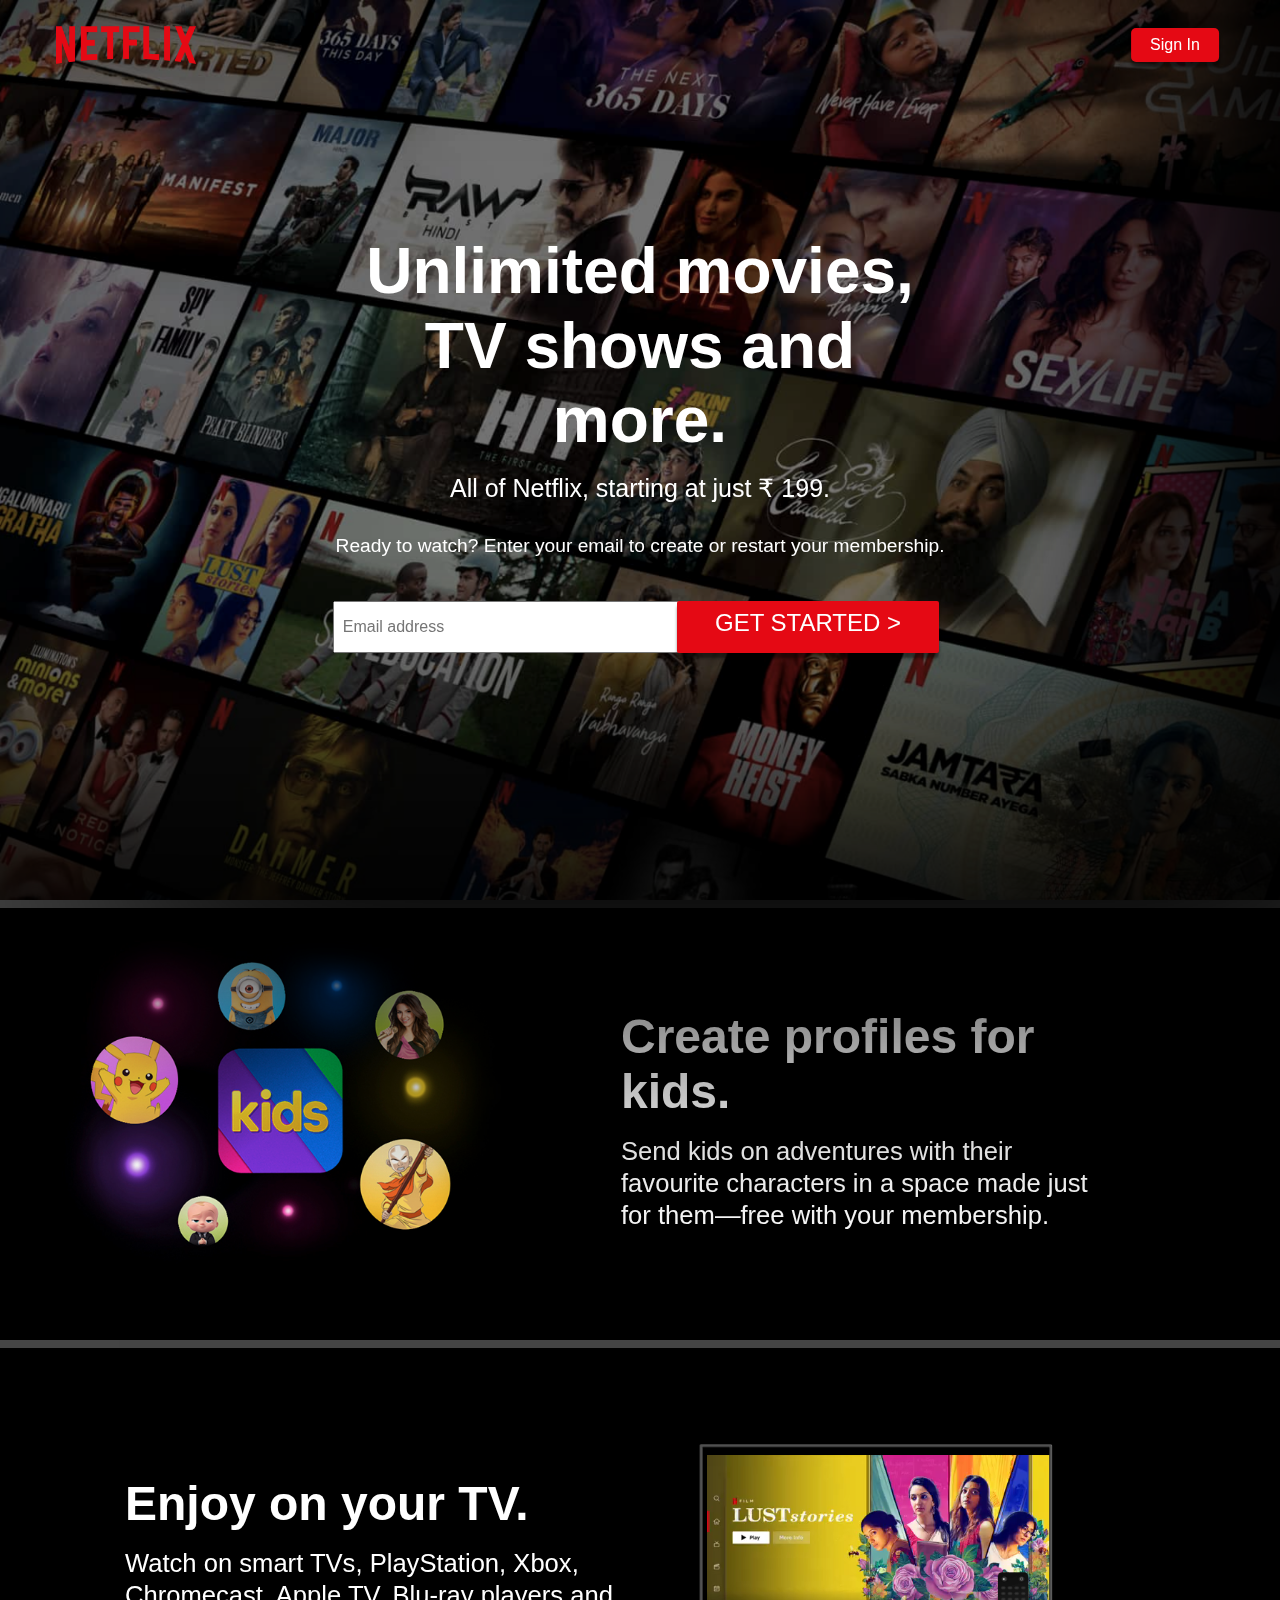
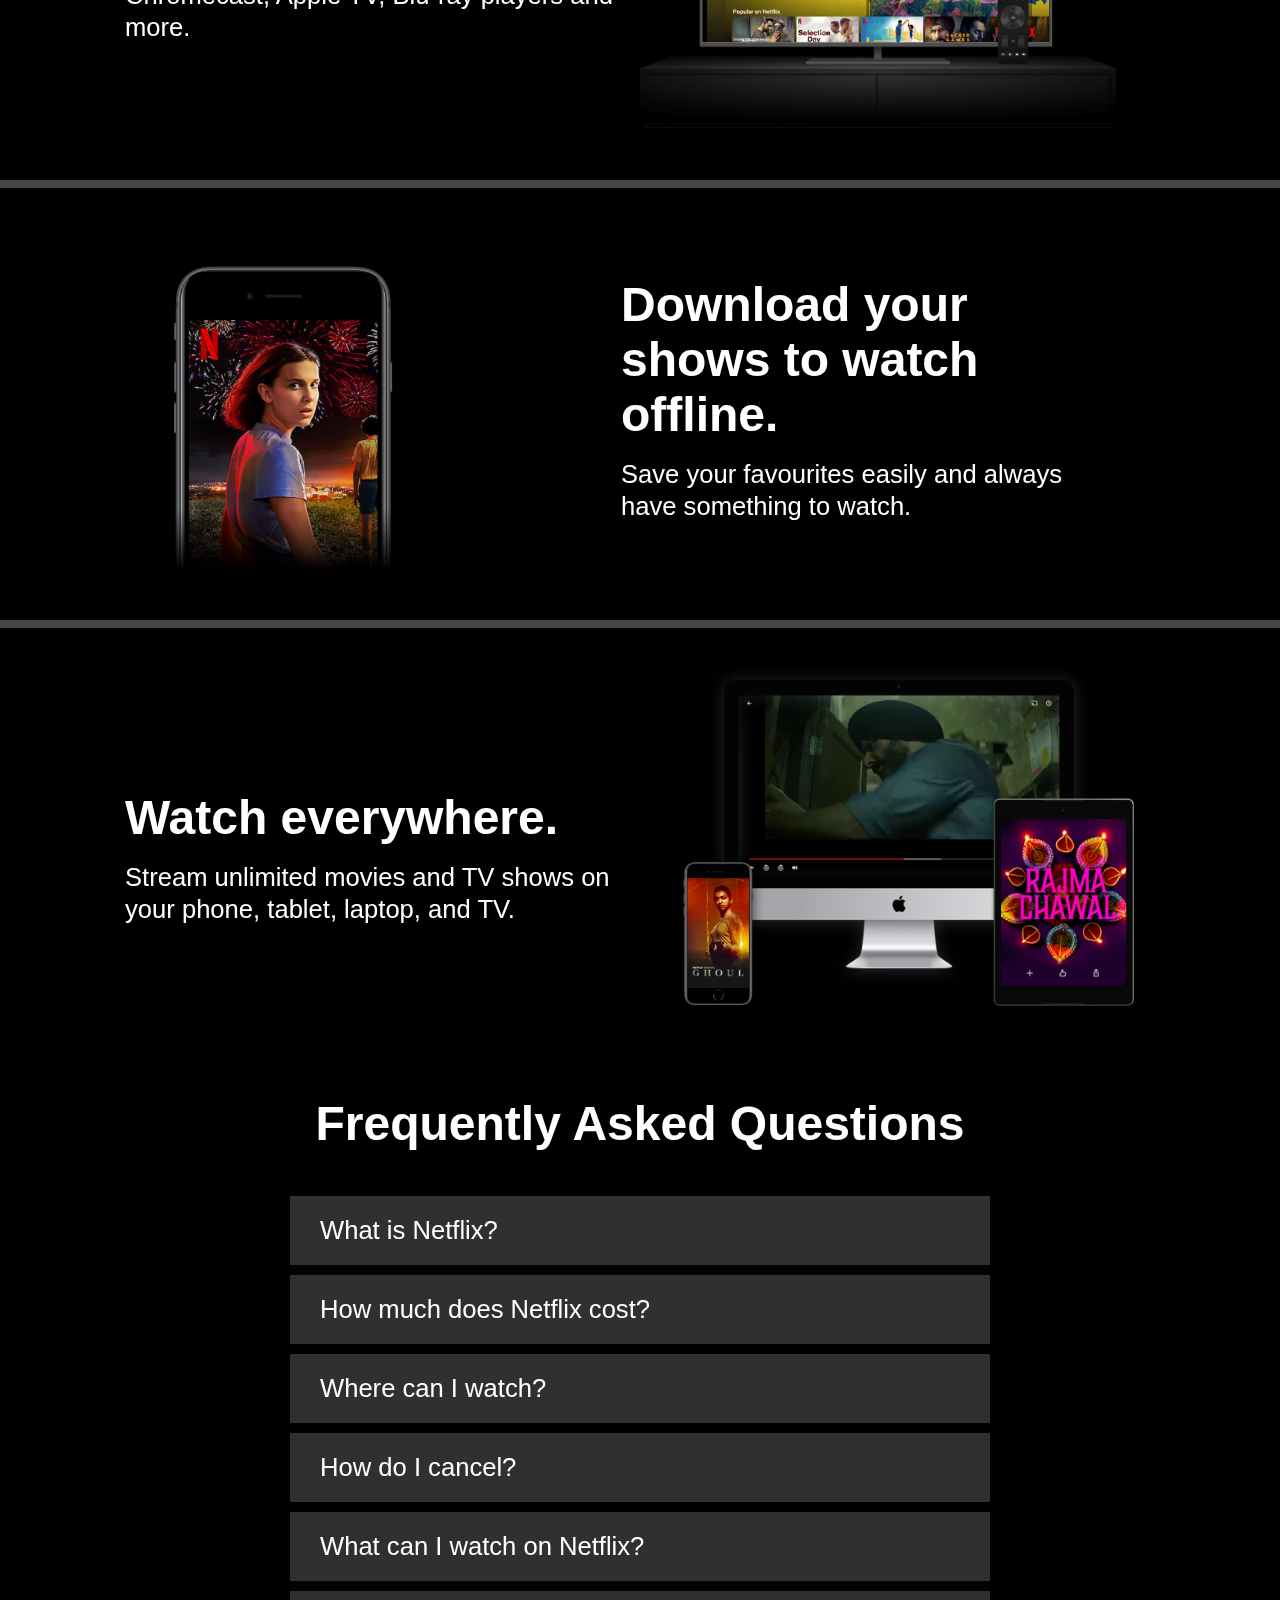
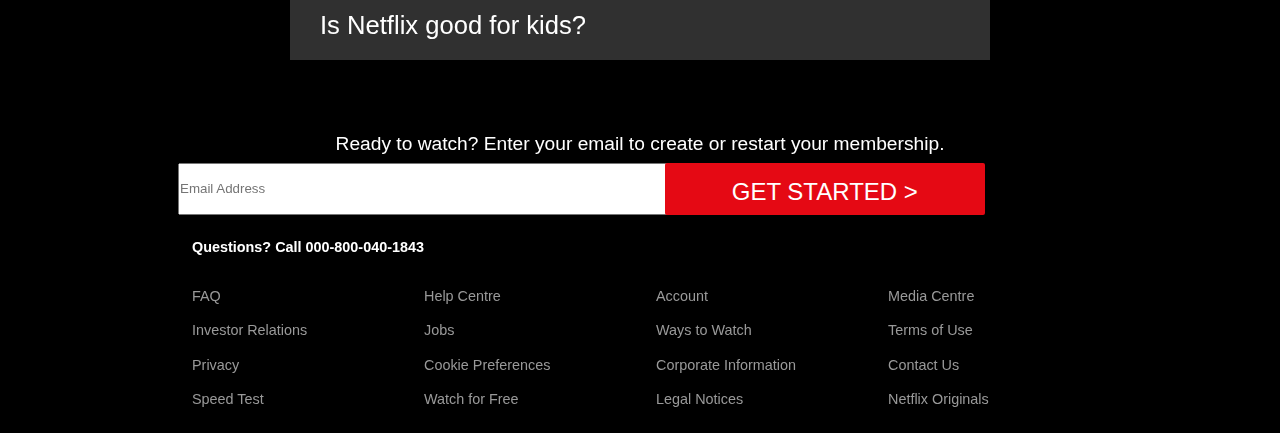
<file: neflix clone/index.html>
<!DOCTYPE html>
<html lang="en">
  <head>
    <meta charset="UTF-8" />
    <meta name="viewport" content="width=device-width, initial-scale=1.0" />
    <link rel="stylesheet" href="./css1.css" />
    <title>Netflix</title>
  </head>
  <body>
    <header class="showcase">
      <div class="showcase-top">
        <img src="./images/neflix name.png" alt="Netflix Logo" />
        <a href="#" class="btn btn-signin">Sign In</a>
      </div>
      <div class="showcase-content">
        <h1>Unlimited movies, TV shows and more.</h1>
        <h3>All of Netflix, starting at just ₹ 199.</h3>
        <p>
          Ready to watch? Enter your email to create or restart your membership.
        </p>
        <input
          type="email"
          name="email"
          id="mail"
          placeholder="Email address"
        />
        <a href="#" class="btn btn-email">GET STARTED ></a>
      </div>
    </header>

    <section class="styleSlides">
      <div class="slide1">
        <img src="./images/kids.jpg" alt="Netflix Mobile" />
        <div class="card1">
          <h1>Create profiles for kids.</h1>
          <h3>
            Send kids on adventures with their favourite characters in a space
            made just for them—free with your membership.
          </h3>
        </div>
      </div>
      <div class="slide2">
        <div class="card2">
          <h1>Enjoy on your TV.</h1>
          <h3>
            Watch on smart TVs, PlayStation, Xbox, Chromecast, Apple TV, Blu-ray
            players and more.
          </h3>
        </div>
        <img src="./images/tv.png" alt="Netflix TV" />
        <video
          class="./video/1.m4v"
          autoplay=""
          playsinline=""
          muted=""
          loop=""
        >
          <source src="./video/1.m4v" type="video/mp4" />
        </video>
      </div>
      <div class="slide3">
        <img src="./images/neflix mobile.jpg" alt="Netflix Mobile" />
        <div class="card3">
          <h1>Download your shows to watch offline.</h1>
          <h3>
            Save your favourites easily and always have something to watch.
          </h3>
        </div>
      </div>
      <div class="slide4">
        <div class="card4">
          <h1>Watch everywhere.</h1>
          <h3>
            Stream unlimited movies and TV shows on your phone, tablet, laptop,
            and TV.
          </h3>
        </div>
        <img src="./images/tv2.png" alt="Device-Pile-In" />
        <video
          class="./video/2.m4v"
          autoplay=""
          playsinline=""
          muted=""
          loop=""
        >
          <source src="./video/2.m4v" type="video/mp4" />
        </video>
      </div>
    </section>

    <section class="lastsection">
      <div class="faq">
        <h1>Frequently Asked Questions</h1>
        <ul class="questions">
          <li>What is Netflix?</li>
          <li>How much does Netflix cost?</li>
          <li>Where can I watch?</li>
          <li>How do I cancel?</li>
          <li>What can I watch on Netflix?</li>
          <li>Is Netflix good for kids?</li>
        </ul>
        <p>
          Ready to watch? Enter your email to create or restart your membership.
        </p>
        <div class="input">
          <input type="email" name="email" placeholder="Email Address" />
          <a href="#" class="btn-rounded"><button>GET STARTED ></button></a>
        </div>
      </div>
    </section>

    <footer class="footer">
      <p>Questions? Call 000-800-040-1843</p>
      <div class="footer-cols">
        <ul>
          <li><a href="#">FAQ</a></li>
          <li><a href="#">Investor Relations</a></li>
          <li><a href="#">Privacy</a></li>
          <li><a href="#">Speed Test</a></li>
        </ul>
        <ul>
          <li><a href="#">Help Centre</a></li>
          <li><a href="#">Jobs</a></li>
          <li><a href="#">Cookie Preferences</a></li>
          <li><a href="#">Watch for Free</a></li>
        </ul>
        <ul>
          <li><a href="#">Account</a></li>
          <li><a href="#">Ways to Watch</a></li>
          <li><a href="#">Corporate Information</a></li>
          <li><a href="#">Legal Notices</a></li>
        </ul>
        <ul>
          <li><a href="#">Media Centre</a></li>
          <li><a href="#">Terms of Use</a></li>
          <li><a href="#">Contact Us</a></li>
          <li><a href="#">Netflix Originals</a></li>
        </ul>
      </div>
    </footer>
  </body>
</html>
</file>
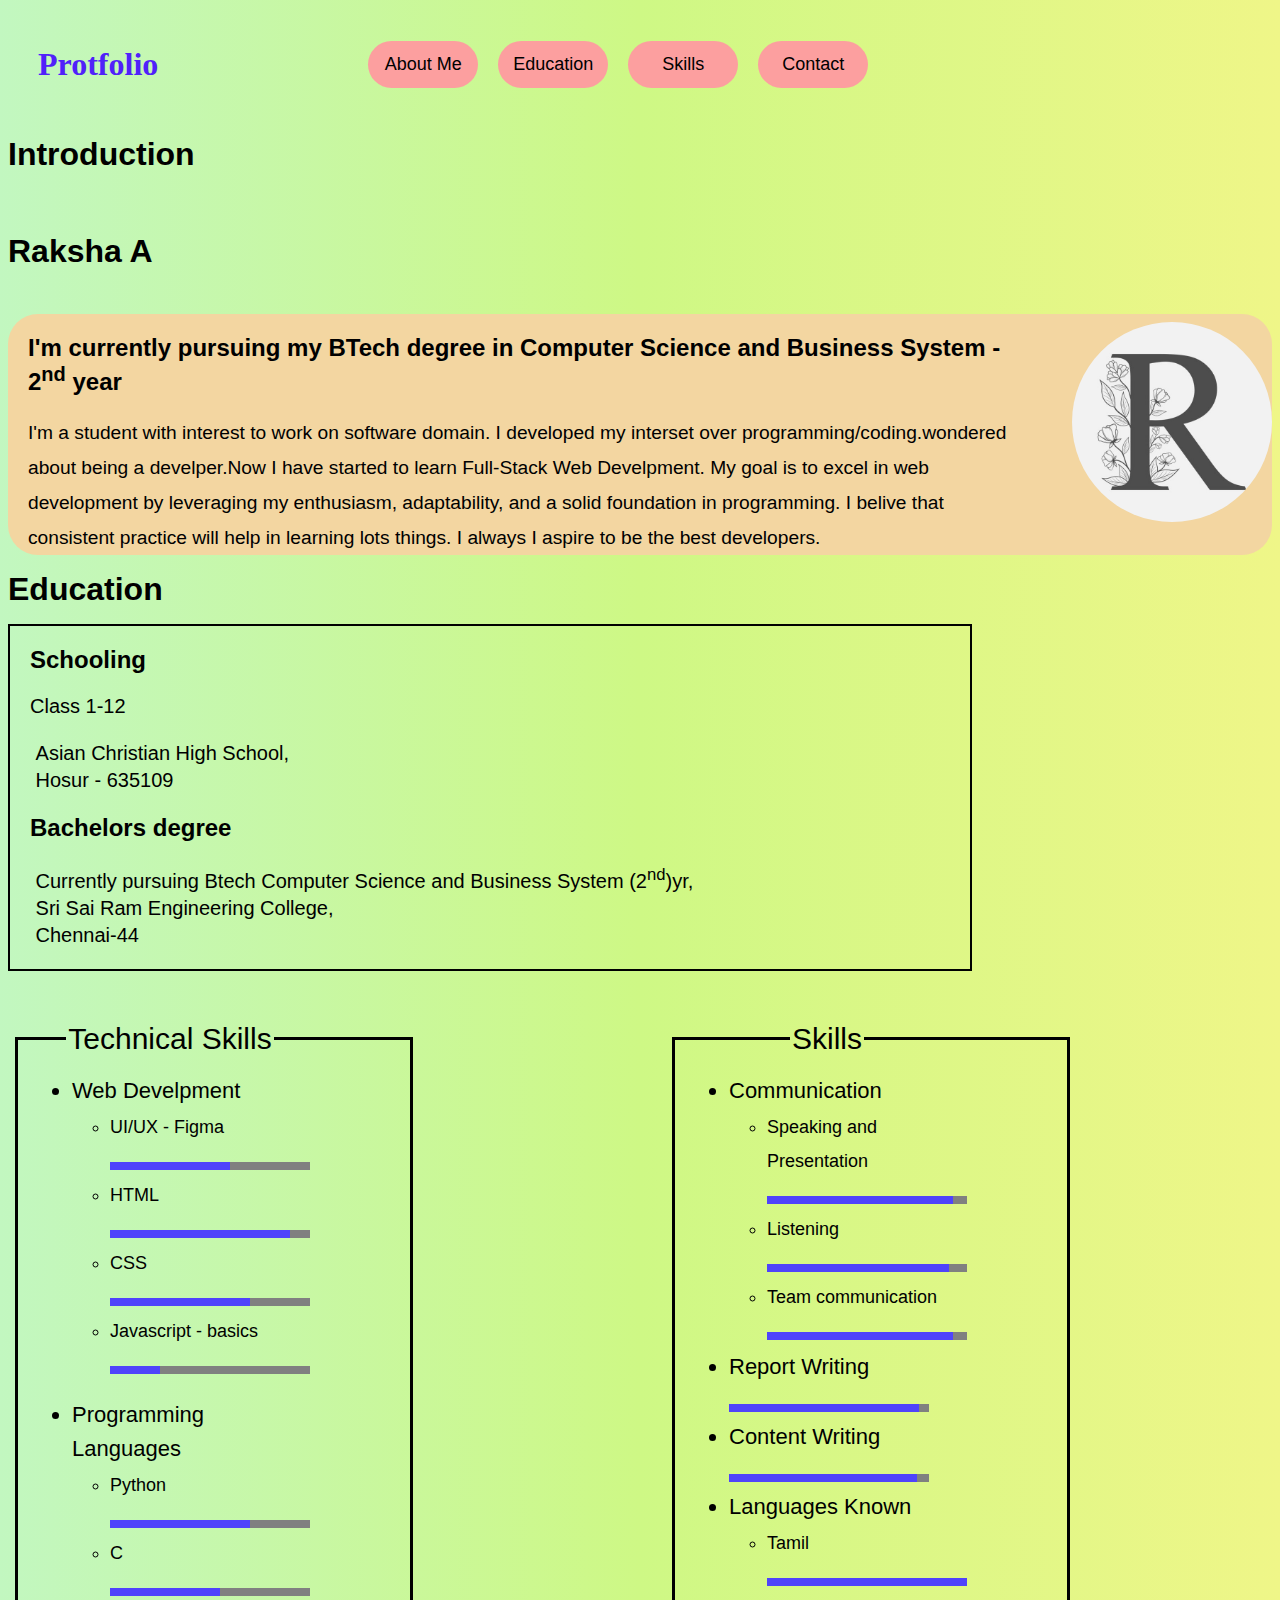
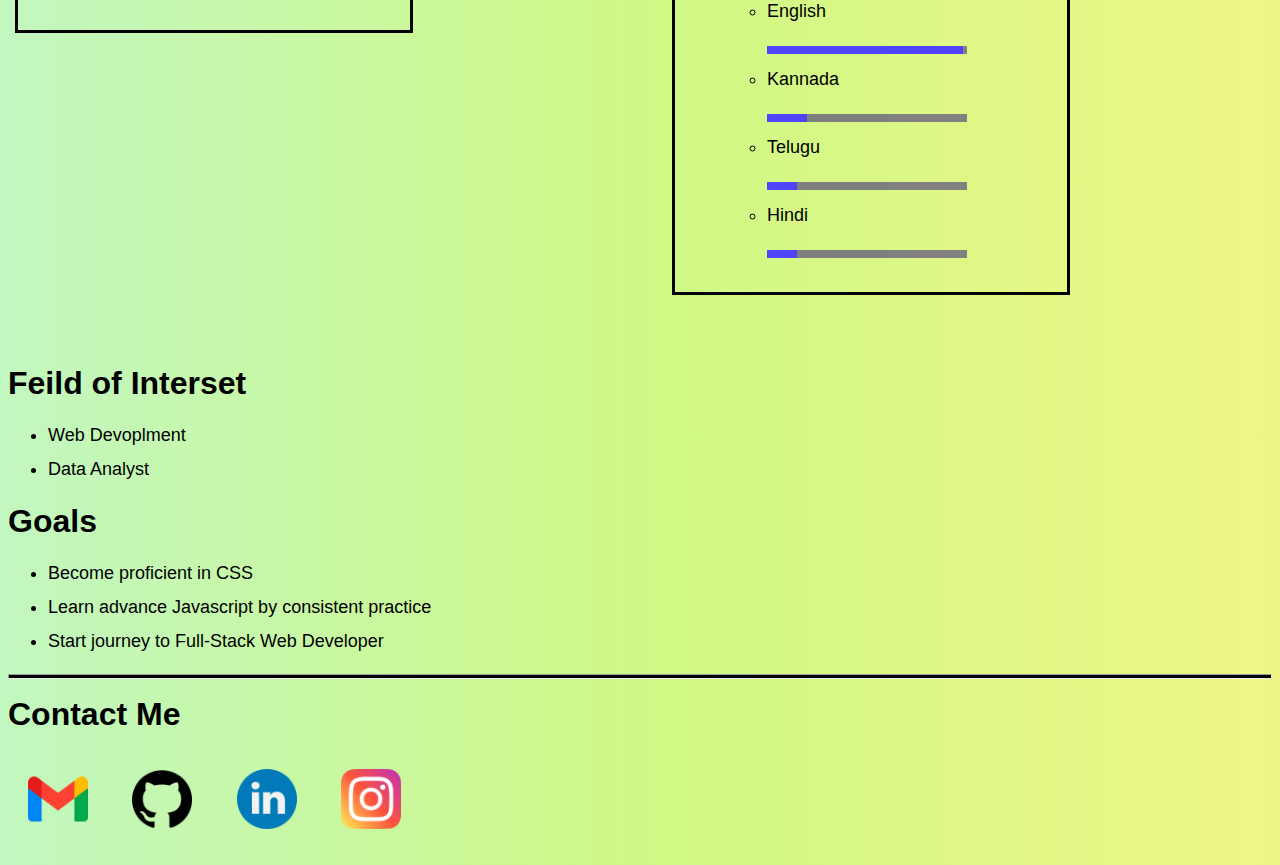
<file: protfolio/pg1.html>
<!DOCTYPE html>
<html lang="en">
<head>
    
    <meta charset="UTF-8">
    <meta name="author" content="raksha">
    <meta name="viewport" content="width=device-width, initial-scale=1">
    <meta name="description" content="My protfolio">

    <title>My protfolio</title>
    <link rel="stylesheet" href="c1.css">
           
 </head>


<nav class="navlink" >
    <h1 style="font-family:cursive;
    font-size:xx-large;margin-right: 200px;
    ;color:rgb(80, 33, 250)">Protfolio</h1>
    <a href="#Info" class="navlinks">About Me</a>
    <a href="#edToNavigate" class="navlinks">Education</a>
    <a href="#skillset" class="navlinks">Skills</a>
    <a href="#contact" class="navlinks">Contact</a>

</nav>

<main>
    <h1>Introduction</h1><br>
    <h1>Raksha A</h1><br>
<section id="Info">
    <div class="textBox">
       <p id="intro"><h2 style="font-size:x-large">
            I'm currently pursuing my BTech degree in 
            Computer Science and Business System - 2<sup>nd</sup> year</h2>

            I'm a student with interest to work on software domain. I developed my 
            interset over programming/coding.wondered about being a develper.Now I have 
            started to learn Full-Stack Web Develpment.
            My goal is to excel in web development 
            by leveraging my enthusiasm, adaptability, and a solid foundation in programming.
            I belive that consistent practice will help in learning lots things. I always 
            
            I aspire to be the best developers.
            </div>
             <img src="profile img.jpg" class="profileImg">
            </p>
</section>

</main>


<body>
    <h1 id="edToNavigate">Education</h1>
<div id="education">
   
    <h2 class="edu sub">Schooling</h2>
    <p class="ist name">Class 1-12 </p>
    <p>&nbsp;Asian Christian High School,<br>&nbsp;Hosur - 635109</p>
    <h2 class="edu sub">Bachelors degree</h2>
        <p class="ist name"> &nbsp;Currently pursuing Btech Computer Science and Business System (2<sup>nd</sup>)yr,
    <br>&nbsp;Sri Sai Ram Engineering College,<br>&nbsp;Chennai-44</p>

</div>

<br><br>

<div id="skillset">
    
    <section class="skill">
        <fieldset><legend style="font-size:30px; text-align:center">Technical Skills</legend>
    
        
        <ul>
            <li class="listHeading">Web Develpment</li>
            <ul>
                <li>UI/UX - Figma<br>
                    <progress value="60" max="100"></progress>
                </li>
             <li>HTML<br>
                <progress value="90" max="100"></progress>
            </li>
             <li>CSS<br>
                <progress value="70" max="100" ></progress>
            </li>
             <li>Javascript - basics<br>
                <progress value="25" max="100"></progress>
            </li>
        </ul>
        
        </ul>
        <ul>
            <li class="listHeading">Programming Languages</li>
            <ul>
                <li>Python<br>
                    <progress value="70" max="100"></progress>
                </li>
                <li>C<br>
                    <progress value="55" max="100"></progress>
                </li>
            </ul>
        </ul>
    </fieldset>

    </section>

    <section class="skill">
        
        <fieldset><legend style="font-size:30px; text-align:center">Skills</legend>
            
        <ul>
            <li class="listHeading">Communication
                
            </li>
            <ul>
            <li>Speaking and Presentation<br>
                <progress value="93" max="100"></progress></li>
            <li>Listening<br>
                <progress value="91" max="100"></progress></li>
            <li>Team communication<br>
                <progress value="93" max="100"></progress></li>
            
        </ul>
             <li class="listHeading">Report Writing<br>
                <progress value="95" max="100"></progress>
            </li>
             <li class="listHeading">Content Writing<br>
                <progress value="94" max="100"></progress>
             </li>
             <li class="listHeading">Languages Known</li>
             <ul>
                <li>Tamil<span id="tamil">
                    <progress value="100" max="100"></progress>
                </li>
                <li>English
                    <progress value="98" max="100" class="eng"></progress>
                </li>
                <li>Kannada
                    <progress value="20" max="100"></progress>
                </li>
                <li>Telugu<span id="telugu">
                    <progress value="15" max="100"></progress>
                </li>
                <li>Hindi<span id="hindi">
                    <progress value="15" max="100"></progress>
                </li>
             </ul>
        </ul>
    </fieldset>
    </section>
</div>

<br><br>
<div id="feildOfInterest">
    <h1>Feild of Interset</h1>
    <p>
        <ul class="foi">
            <li class="foi" >Web Devoplment</li>
            <li  class="foi">Data Analyst</li>
        </ul>
    </p>
</div>

<div id="StGoals">
    <h1>Goals</h1>
    <ul class="Stgoals">
        <li  class="foi">Become proficient in CSS</li>
        <li class="foi" >Learn advance Javascript by consistent practice</li>
        <li  class="foi">Start journey to Full-Stack Web Developer</li>
    </ul>
</div>
</body>

<footer id="contact">
    <hr >
   <h1>Contact Me</h1>
   
   
    
    <a href="mailto:raksha.a2435@gmail.com"><img src="./icons/gmail.png" class="icons" ></a>
    <a href="https://github.com/Raksha-06"><img src="./icons/github.png" class="icons"></a>
    <a href="https://www.linkedin.com/in/raksha-a-880545257?utm_source=share&utm_campaign=share_via&utm_content=profile&utm_medium=android_app" >
        <img src="./icons/linkedin.png" class="icons"></a>
   <a href="https://www.instagram.com/a_raksha_?igsh=MTF4ZjU4M2w0N3lpZQ==">
     <img src="./icons/instagram.png"class="icons"></a>
  
</footer>

</html>
</file>
<file: neflix clone/css1.css>
:root{
    --primary-color: #e50914;
    --dark-color: #141414;
    --light-color: #f4f4f4;
}

*{
    margin: 0;
    padding: 0;
}

body{
    font-family: Arial, Helvetica, sans-serif;
    background: #000000;
    color: #999999;
}

ul{
    list-style: none;
}

h1,h2,h3,h4{
    color: #ffffff;
}

h3{
    font-weight: lighter;
}

a{
    color: #ffffff;
    text-decoration: none;
}

p{
    margin: 0.5rem 0;
    font-weight: bold;
    color: #ffffff;
}

img{
    width: 100%;
}

.showcase{
    width: 100%;
    height: 100vh;
    position: relative;
    background: url("./images/background.png") no-repeat center center/cover;
}

.showcase::after{
    content: "";
    position: absolute;
    top: 0;
    left: 0;
    width: 100%;
    height: 100%;
    z-index: 1;
    background: rgba(0, 0, 0, 0.4);
    box-shadow: 120px 100px 250px #000000 , inset -120px -100px 250px #000000;
}

.showcase-top{
    position: relative;
    z-index: 2;
    height: 90px;
}

.showcase-top img{
    width: 140px;
    position: absolute;
    top: 50%;
    left: 0;
    transform: translate(40% , -50%);
}

.showcase-top a{
    position: absolute;
    top: 50%;
    right: 0;
    transform: translate(-60% , -50%);
}

.showcase-content{
    position: relative;
    margin: 0 26%;
    z-index: 2;
    display: flex;
    flex-direction: column;
    justify-content: center;
    text-align: center;
    align-items: center;
    margin-top: 9rem;
}

.showcase-content h1{
    font-weight: 700;
    font-size: 64px;
    margin: 0 30px;
    max-width: 800px;
    line-height: 74.5px;
}

.showcase-content h3{
    color: white;
    font-size: 25px;
    margin: 16px 0;
}

.showcase-content p{
    font-size: 19.2px;
    font-weight: 300;
    padding-top: 0.5rem;
    padding-bottom: 1rem;
}
.showcase-content input{
    position: absolute;
    left: 0;
    bottom: -8vh;
    width: 454px;
    height: 3rem;
    font-size: 1rem;
    padding-left: 0.5rem;
}



.btn{
    display: inline-block;
    background: var(--primary-color);
    color: white;
    padding: 0.5rem 1.2rem;
    font-size: 1rem;
    text-align: center;
    border: none;
    cursor: pointer;
    border-radius: 2px;
    margin-right: 0.5rem;
    outline: none;
    box-shadow: 0 5px 3px rgba(0, 0, 0, 0.45);
}

.btn:hover{
    opacity: 0.9;
}

.btn-signin{
    border-radius: 5px;
}

.showcase-content .btn-email{
    position: absolute;
    right: 0;
    bottom: -8vh;
    padding: 0.5rem 1.2rem;
    font-size: 1.5rem;
    text-transform: uppercase;
    height: 36px;
    width: 14rem;
}

.slide1 , 
.slide2,
.slide3,
.slide4{
    border-top: 8px rgb(69, 69, 69) solid;
    padding: 50px;
}

.slide1{
    position: relative;
    display: inline-grid;
    grid-template-columns: 40% 50%;
    text-align: left;
    align-items: center;
    padding: 25px 45px 50px;
}

.card1{
    padding-left: 100px;
}

.slide2{
    position: relative;
    display: inline-grid;
    grid-template-columns: 50% 40%;
    text-align: left;
    align-items: center;
    padding: 25px 45px 50px;
}

.card2{
    padding-left: 80px;
}

.styleSlides h1{
    font-size: 3rem;
    padding: 1rem;
    padding-left: 0;
}

.styleSlides h3{
    font-size: 1.6rem;
    line-height: 2rem;
}

.slide2 video{
    position: relative;
    width: 100%;
    height: 54%;
    grid-column: 2/2;
    grid-row: 1/2;
    z-index: -1;
}

.slide2 img{
    grid-column: 2/2;
    grid-row: 1/2;
}

.slide3{
    position: relative;
    display: inline-grid;
    grid-template-columns: 40% 50%;
    text-align: left;
    align-items: center;
    padding: 25px 45px 50px;
}

.card3{
    padding-left: 100px;
}

.slide4{
    position: relative;
    display: inline-grid;
    grid-template-columns: 50% 40%;
    text-align: left;
    align-items: center;
    padding: 25px 45px 50px;
}

.card4{
    padding-left: 80px;
    padding-right: 20px;
}

.slide4 img{
    width: 110%;
    grid-column: 2/2;
    grid-row: 1/2;
}

.slide4 video{
    position: relative;
    top: -87px;
    left: 125px;
    width: 65%;
    height: 78%;
    grid-column: 2/2;
    grid-row: 1/2;
    z-index: -1;
}

.faq{
    text-align: center;
}

.faq h1{
    padding-bottom: 40px;
    font-size: 3rem;
}

.questions{
    display: flex;
    flex-direction: column;
    flex-basis: 40%;
    align-items: center;
}

.questions li{
    padding: 20px 30px;
    margin: 5px;
    font-size: 1.6rem;
    background-color: #303030;
    color: white;
    text-align: left;
    width: 50%;
}

.faq p{
    padding-top: 60px;
    font-size: 1.2rem;
    font-weight: 200;
}

.input{
    display: inline-grid;
    align-items: center;
    grid-template-columns: 50% 40%;
}

.input input{
    width: 600px;
    height: 3rem;
}

.input button{
    height: 3.25rem;
    width: 320px;
    left: 20px;
    text-align: center;
    background-color: var(--primary-color);
    font-size: 1.5rem;
    padding: 15px 32px;
    border: none;
    border-radius: 2px;
    color: white;
}

.footer{
    max-width: 70%;
    margin: 1rem auto;
    overflow: auto;
}

.footer ,
.footer a{
    color: #999999;
    font-size: 0.9rem;
}

.footer p{
    margin-bottom: 1.5rem;
}

.footer .footer-cols{
    display: grid;
    grid-template-columns: repeat(4 , 1fr);
    grid-gap: 2rem;
}

.footer li{
    line-height: 2.4;
}
</file>
<file: protfolio/c1.css>
*{
    font-family: 'Lucida Sans', 
    'Lucida Sans Regular', 'Lucida Grande',
     'Lucida Sans Unicode', Geneva, Verdana,
      sans-serif;
      line-height: 27px; 

}

.navlink{
  
    padding:20px;
    
    display:flex;
    flex-direction:row;
    align-items: center;
    margin:10px;
}

.navlinks{
    color:black;
    background-color: rgb(252, 240, 227);
    background-color:rgb(252, 159, 159);
    text-decoration: none;
    font-size:18px;
   
    font-family:'Franklin Gothic Medium', 'Arial Narrow', Arial, sans-serif;
    border-radius:25px;
    padding: 10px;
    width:90px;
    height: fit-content;
    margin:10px; 
    text-align: center;
}

.navlinks:hover{
    background-color: white;
    color:blue;
    border:3px solid black;

}


#Info{
    display:flex;
    background-color: rgb(243, 214, 161);
    border-radius: 30px;
     
    justify-content: space-between;
    
    

}
.textBox{
   
    margin-left:20px;
    font-family: 'Lucida Sans', 'Lucida Sans Regular', 
    'Lucida Grande', 'Lucida Sans Unicode', Geneva, 
    Verdana, sans-serif;
    font-size: larger;
    line-height: 35px;
}

.profileImg{
    margin-left:50px;
    border-radius:50%; 
    width: 200px;
    height: 200px;
    margin-top: 8px;
}

body{
    
    background-image:linear-gradient(to right,rgb(194, 247, 192),rgb(206, 248, 133),rgb(239, 246, 136));
}

h1{
    font-size:xx-large;
    font-family: 'Lucida Sans', 
    'Lucida Sans Regular', 'Lucida Grande',
     'Lucida Sans Unicode', Geneva, Verdana,
      sans-serif;
      font-weight: 700;
}
h2{
    font-family: 'Lucida Sans', 
    'Lucida Sans Regular', 'Lucida Grande',
     'Lucida Sans Unicode', Geneva, Verdana,
      sans-serif;
}

p{
    font-size: 20px;
    
}

.edu sub{
    font-size: larger;
}

#education{
    border:2px solid black;
    padding-left:20px;
    margin-right: 300px;

    
}



#skillset{
    display:flex;
    border:black;
    
}

.skill{
    margin-right:250px; 
    margin-left:5px;
}

fieldset{
    border:3px solid black;
    padding-right:100px;
    
}

legend{
    border:15px sloid black;
    font: 14px;
}
 

.listHeading{

    font-size: 22px;
    margin:2px;
    line-height: 34px;
    
}
li{
    font-size: 18px;
    line-height: 34px;
}

.StGoals{
    font:larger;

}
.feildOfInterest{
    font:larger;
}

.contacts{
    display:flex;
    flex-direction: row;
    height:100px;
    width:200px; 
    
    
    
}
.icons{
    width: 60px;
    height:60px;
    margin:20px;
   
 }


.icons:hover{
     width:80px;
    height:80px;

}

progress{
    color:blue;
   
}

hr{
    height: 3px;
    background-color:black;
}

progress{ 
   width:200px;
   height: 8px;
    background-color: rgb(231, 213, 18); 
}

progress::-webkit-progress-value { 
    background: rgb(79, 67, 251); 
    width:200px;
   height: 8px;
}
</file>
